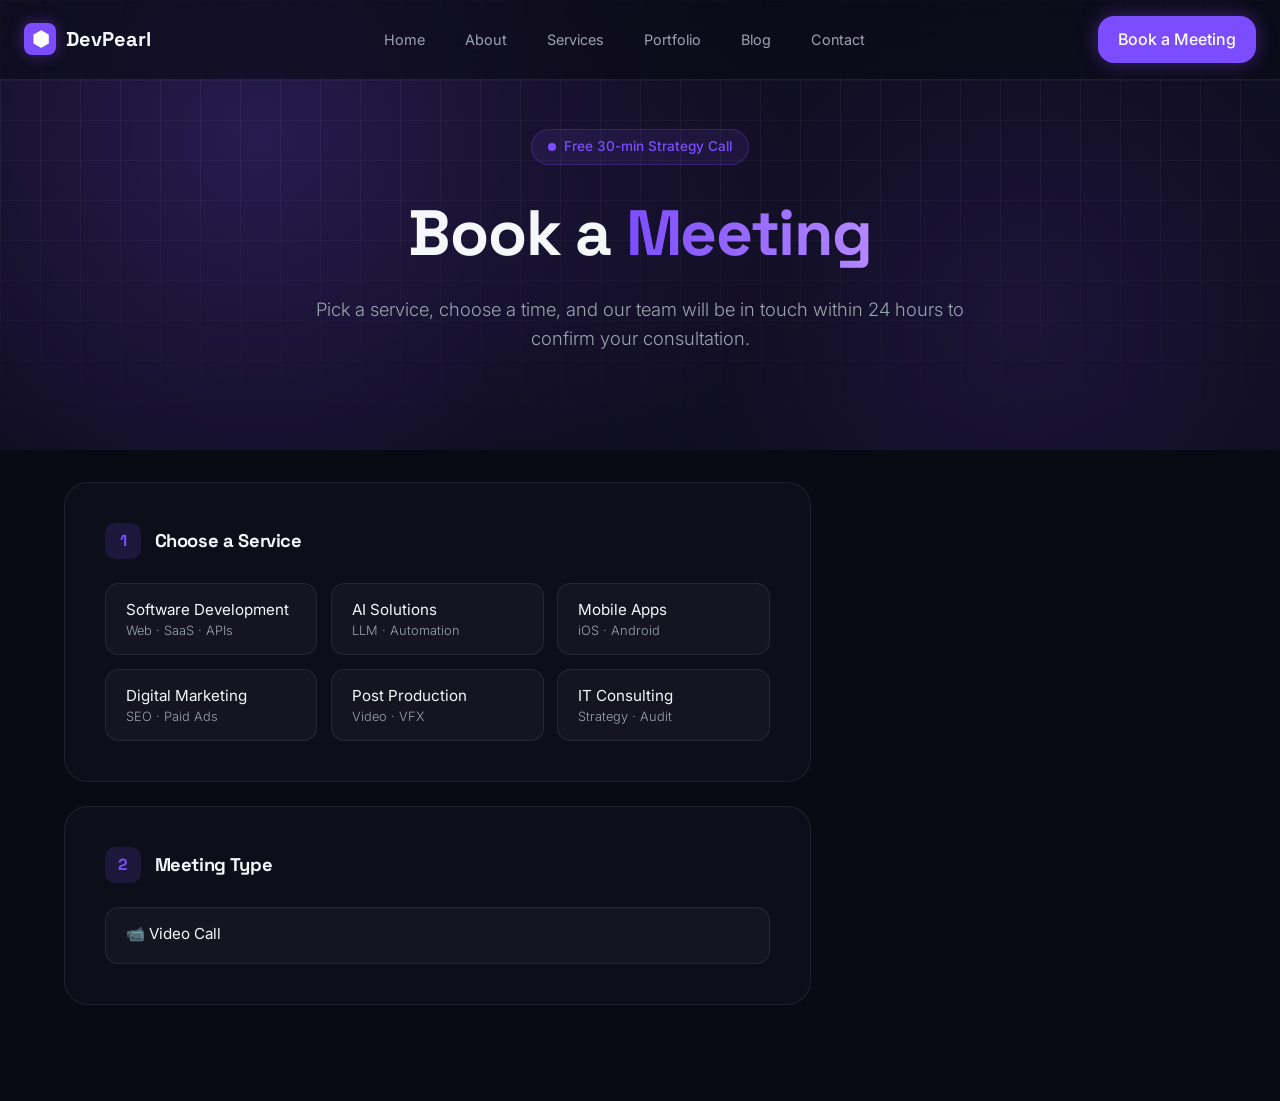
<file: booking.html>
<!DOCTYPE html>
<html lang="en">
<head>
  <meta charset="UTF-8" />
  <meta name="viewport" content="width=device-width, initial-scale=1.0" />
  <title>Book a Meeting — DevelopersHub</title>
  <link rel="preconnect" href="https://fonts.googleapis.com">
  <link rel="preconnect" href="https://fonts.gstatic.com" crossorigin>
  <link href="https://fonts.googleapis.com/css2?family=Inter:wght@300;400;500;600;700&family=Space+Grotesk:wght@400;500;600;700&display=swap" rel="stylesheet">
  <style>
    :root {
      --bg:#0a0a14; --card:#0d0e1a; --border:rgba(255,255,255,0.08);
      --text:#f5f7fb; --muted:#9ca3b0;
      --primary:#7c4dff; --primary-glow:rgba(124,77,255,0.4);
      --font-sans:'Inter',sans-serif; --font-display:'Space Grotesk',sans-serif;
    }
    *{margin:0;padding:0;box-sizing:border-box;}
    html{scroll-behavior:smooth;}
    body{font-family:var(--font-sans);background:var(--bg);color:var(--text);line-height:1.6;-webkit-font-smoothing:antialiased;overflow-x:hidden;}
    h1,h2,h3,h4,h5,h6{font-family:var(--font-display);letter-spacing:-0.02em;line-height:1.15;}
    a{color:inherit;text-decoration:none;transition:color 0.3s;}
    a:hover{color:var(--primary);}
    .container{max-width:1200px;margin:0 auto;padding:0 1.5rem;}

    .btn{display:inline-flex;align-items:center;gap:0.6rem;padding:1rem 2rem;border-radius:1rem;font-weight:500;font-size:1rem;cursor:pointer;border:1px solid transparent;transition:all 0.3s;text-decoration:none;font-family:inherit;}
    .btn-primary{background:var(--primary);color:#fff;box-shadow:0 0 20px var(--primary-glow);}
    .btn-primary:hover{transform:translateY(-2px);box-shadow:0 0 30px var(--primary-glow);color:#fff;}
    .btn-icon{width:44px;height:44px;display:inline-flex;align-items:center;justify-content:center;border-radius:50%;background:var(--card);border:1px solid var(--border);cursor:pointer;color:var(--text);transition:all 0.3s;}
    .btn-icon:hover{background:var(--primary);color:#fff;border-color:var(--primary);}

    .header{position:fixed;top:0;left:0;right:0;z-index:50;background:rgba(10,10,20,0.6);backdrop-filter:blur(20px);border-bottom:1px solid var(--border);}
    .header-inner{display:flex;align-items:center;justify-content:space-between;padding:1rem 1.5rem;max-width:1400px;margin:0 auto;}
    .logo{display:flex;align-items:center;gap:0.6rem;font-family:var(--font-display);font-weight:700;font-size:1.25rem;color:var(--text);}
    .logo-mark{width:32px;height:32px;background:var(--primary);border-radius:8px;display:flex;align-items:center;justify-content:center;box-shadow:0 0 15px var(--primary-glow);color:#fff;}
    .nav{display:flex;gap:0.5rem;}
    .nav a{padding:0.5rem 1rem;border-radius:999px;font-size:0.9rem;color:var(--muted);}
    .nav a:hover,.nav a.active{background:var(--primary);color:#fff;}

    section{padding:6rem 0;position:relative;}
    .hero{min-height:50vh;display:flex;align-items:center;justify-content:center;text-align:center;position:relative;overflow:hidden;padding-top:8rem;}
    .hero-bg{position:absolute;inset:0;z-index:0;background:radial-gradient(circle at 20% 30%,rgba(124,77,255,0.25) 0%,transparent 50%),radial-gradient(circle at 80% 70%,rgba(124,77,255,0.15) 0%,transparent 50%),linear-gradient(180deg,transparent 0%,var(--bg) 100%);}
    .hero-bg::before{content:'';position:absolute;inset:0;background-image:linear-gradient(rgba(255,255,255,0.04) 1px,transparent 1px),linear-gradient(90deg,rgba(255,255,255,0.04) 1px,transparent 1px);background-size:40px 40px;mask-image:linear-gradient(to bottom,black 40%,transparent 100%);}
    .hero-content{position:relative;z-index:1;max-width:900px;margin:0 auto;padding:0 1.5rem;}
    .badge{display:inline-flex;align-items:center;gap:0.5rem;padding:0.4rem 1rem;border-radius:999px;background:rgba(124,77,255,0.1);border:1px solid rgba(124,77,255,0.25);color:var(--primary);font-size:0.85rem;font-weight:500;margin-bottom:2rem;}
    .badge-dot{width:8px;height:8px;background:var(--primary);border-radius:50%;animation:pulse 2s infinite;}
    @keyframes pulse{0%,100%{opacity:1;}50%{opacity:0.4;}}
    .hero h1{font-size:clamp(2.5rem,6vw,4rem);font-weight:800;margin-bottom:1.5rem;}
    .gradient-text{background:linear-gradient(90deg,var(--primary),#b388ff);-webkit-background-clip:text;background-clip:text;color:transparent;}
    .hero p{font-size:1.15rem;color:var(--muted);max-width:700px;margin:0 auto;font-weight:300;}

    .booking-grid{display:grid;grid-template-columns:2fr 1fr;gap:2rem;}
    @media (max-width:1000px){.booking-grid{grid-template-columns:1fr;}}

    .card{background:var(--card);border:1px solid var(--border);border-radius:1.5rem;padding:2.5rem;}

    .step-title{display:flex;align-items:center;gap:0.85rem;margin-bottom:1.5rem;}
    .step-num{width:36px;height:36px;border-radius:10px;background:rgba(124,77,255,0.15);color:var(--primary);display:flex;align-items:center;justify-content:center;font-weight:700;font-family:var(--font-display);}
    .step-title h3{font-size:1.15rem;}

    .options{display:grid;grid-template-columns:repeat(auto-fit,minmax(180px,1fr));gap:0.85rem;}
    .option{padding:1rem 1.25rem;background:rgba(255,255,255,0.03);border:1px solid var(--border);border-radius:0.85rem;cursor:pointer;transition:all 0.25s;text-align:left;font-family:inherit;color:var(--text);font-size:0.95rem;}
    .option:hover{border-color:rgba(124,77,255,0.4);}
    .option.selected{background:rgba(124,77,255,0.12);border-color:var(--primary);color:#fff;}
    .option .opt-sub{display:block;color:var(--muted);font-size:0.8rem;margin-top:0.25rem;font-weight:300;}

    .field{display:flex;flex-direction:column;gap:0.5rem;margin-bottom:1.5rem;}
    .field label{color:var(--muted);font-size:0.9rem;font-weight:500;}
    .field input,.field textarea,.field select{background:rgba(255,255,255,0.03);border:1px solid var(--border);color:var(--text);padding:1rem 1.25rem;border-radius:0.75rem;font-family:inherit;font-size:1rem;transition:all 0.3s;}
    .field input:focus,.field textarea:focus,.field select:focus{outline:none;border-color:var(--primary);box-shadow:0 0 0 3px rgba(124,77,255,0.15);}
    .field textarea{min-height:120px;resize:vertical;}
    .form-grid{display:grid;grid-template-columns:1fr 1fr;gap:1.5rem;}
    @media (max-width:768px){.form-grid{grid-template-columns:1fr;}}

    .time-grid{display:grid;grid-template-columns:repeat(auto-fit,minmax(110px,1fr));gap:0.75rem;}
    .time-slot{padding:0.85rem 1rem;background:rgba(255,255,255,0.03);border:1px solid var(--border);border-radius:0.75rem;text-align:center;cursor:pointer;transition:all 0.25s;font-family:inherit;color:var(--text);font-size:0.95rem;}
    .time-slot:hover{border-color:rgba(124,77,255,0.4);}
    .time-slot.selected{background:var(--primary);color:#fff;border-color:var(--primary);}

    .summary-card{background:rgba(255,255,255,0.02);border:1px solid var(--border);border-radius:1.5rem;padding:2rem;position:sticky;top:6rem;}
    .summary-card h3{margin-bottom:1.5rem;}
    .summary-row{display:flex;justify-content:space-between;align-items:center;padding:0.85rem 0;border-bottom:1px solid var(--border);font-size:0.9rem;}
    .summary-row:last-of-type{border-bottom:none;}
    .summary-row .label{color:var(--muted);}
    .summary-row .value{color:var(--text);text-align:right;max-width:60%;}
    .summary-empty{color:var(--muted);font-size:0.9rem;font-style:italic;padding:1rem 0;}
    .total-row{padding-top:1.5rem;margin-top:0.5rem;border-top:1px solid var(--border);display:flex;justify-content:space-between;align-items:center;}
    .total-row .label{font-weight:600;color:var(--text);}
    .total-row .value{font-family:var(--font-display);font-size:1.5rem;color:var(--primary);font-weight:700;}

    .perks{margin-top:5rem;}
    .perk-grid{display:grid;grid-template-columns:repeat(auto-fit,minmax(240px,1fr));gap:1.5rem;}
    .perk{padding:2rem;background:var(--card);border:1px solid var(--border);border-radius:1.25rem;}
    .perk-icon{width:48px;height:48px;background:rgba(124,77,255,0.12);border-radius:12px;display:flex;align-items:center;justify-content:center;color:var(--primary);font-size:1.25rem;margin-bottom:1rem;}
    .perk h4{margin-bottom:0.5rem;}
    .perk p{color:var(--muted);font-size:0.9rem;font-weight:300;}

    .footer{background:var(--bg);border-top:1px solid var(--border);padding:5rem 0 2.5rem;margin-top:4rem;}
    .footer-grid{display:grid;grid-template-columns:2fr 1fr 1fr 2fr;gap:3rem;margin-bottom:4rem;}
    @media (max-width:768px){.footer-grid{grid-template-columns:1fr 1fr;}}
    @media (max-width:500px){.footer-grid{grid-template-columns:1fr;}}
    .footer h4{font-size:0.95rem;margin-bottom:1.5rem;}
    .footer ul{list-style:none;}
    .footer ul li{margin-bottom:0.85rem;}
    .footer ul a{color:var(--muted);font-size:0.9rem;}
    .footer .desc{color:var(--muted);font-size:0.9rem;margin:1rem 0 1.5rem;}
    .footer .socials{display:flex;gap:0.75rem;}
    .newsletter{display:flex;gap:0.5rem;}
    .newsletter input{flex:1;background:var(--card);border:1px solid var(--border);color:var(--text);padding:0.75rem 1.25rem;border-radius:999px;font-family:inherit;}
    .newsletter button{width:44px;height:44px;border-radius:50%;border:none;background:var(--primary);color:#fff;cursor:pointer;}
    .footer-bottom{border-top:1px solid var(--border);padding-top:1.5rem;display:flex;justify-content:space-between;flex-wrap:wrap;gap:1rem;color:var(--muted);font-size:0.85rem;}
    .footer-bottom .links{display:flex;gap:1.5rem;}
  </style>
</head>
<body>

  <header class="header">
    <div class="header-inner">
      <a href="index.html" class="logo"><span class="logo-mark">⬢</span><span>DevPearl</span></a>
      <nav class="nav">
        <a href="index.html">Home</a>
        <a href="about.html">About</a>
        <a href="services.html">Services</a>
        <a href="portfolio.html">Portfolio</a>
        <a href="blog.html">Blog</a>
        <a href="contact.html">Contact</a>
      </nav>
      <a href="booking.html" class="btn btn-primary" style="padding:0.6rem 1.2rem;">Book a Meeting</a>
    </div>
  </header>

  <!-- Hero -->
  <section class="hero">
    <div class="hero-bg"></div>
    <div class="hero-content">
      <div class="badge"><span class="badge-dot"></span>Free 30-min Strategy Call</div>
      <h1>Book a <span class="gradient-text">Meeting</span></h1>
      <p>Pick a service, choose a time, and our team will be in touch within 24 hours to confirm your consultation.</p>
    </div>
  </section>

  <!-- Booking Form -->
  <section style="padding-top:2rem;">
    <div class="container">
      <form id="booking-form" class="booking-grid">

        <!-- LEFT: Steps -->
        <div style="display:flex;flex-direction:column;gap:1.5rem;">

          <!-- Step 1: Service -->
          <div class="card">
            <div class="step-title"><div class="step-num">1</div><h3>Choose a Service</h3></div>
            <div class="options" id="service-options">
              <button type="button" class="option" data-value="Software Development">Software Development<span class="opt-sub">Web · SaaS · APIs</span></button>
              <button type="button" class="option" data-value="AI Solutions">AI Solutions<span class="opt-sub">LLM · Automation</span></button>
              <button type="button" class="option" data-value="Mobile Apps">Mobile Apps<span class="opt-sub">iOS · Android</span></button>
              <button type="button" class="option" data-value="Digital Marketing">Digital Marketing<span class="opt-sub">SEO · Paid Ads</span></button>
              <button type="button" class="option" data-value="Post Production">Post Production<span class="opt-sub">Video · VFX</span></button>
              <button type="button" class="option" data-value="IT Consulting">IT Consulting<span class="opt-sub">Strategy · Audit</span></button>
            </div>
          </div>

          <!-- Step 2: Type -->
          <div class="card">
            <div class="step-title"><div class="step-num">2</div><h3>Meeting Type</h3></div>
            <div class="options" id="type-options">
              <button type="button" class="option" data-value="Video Call">📹 Video Call<span class="opt-sub">
</file>
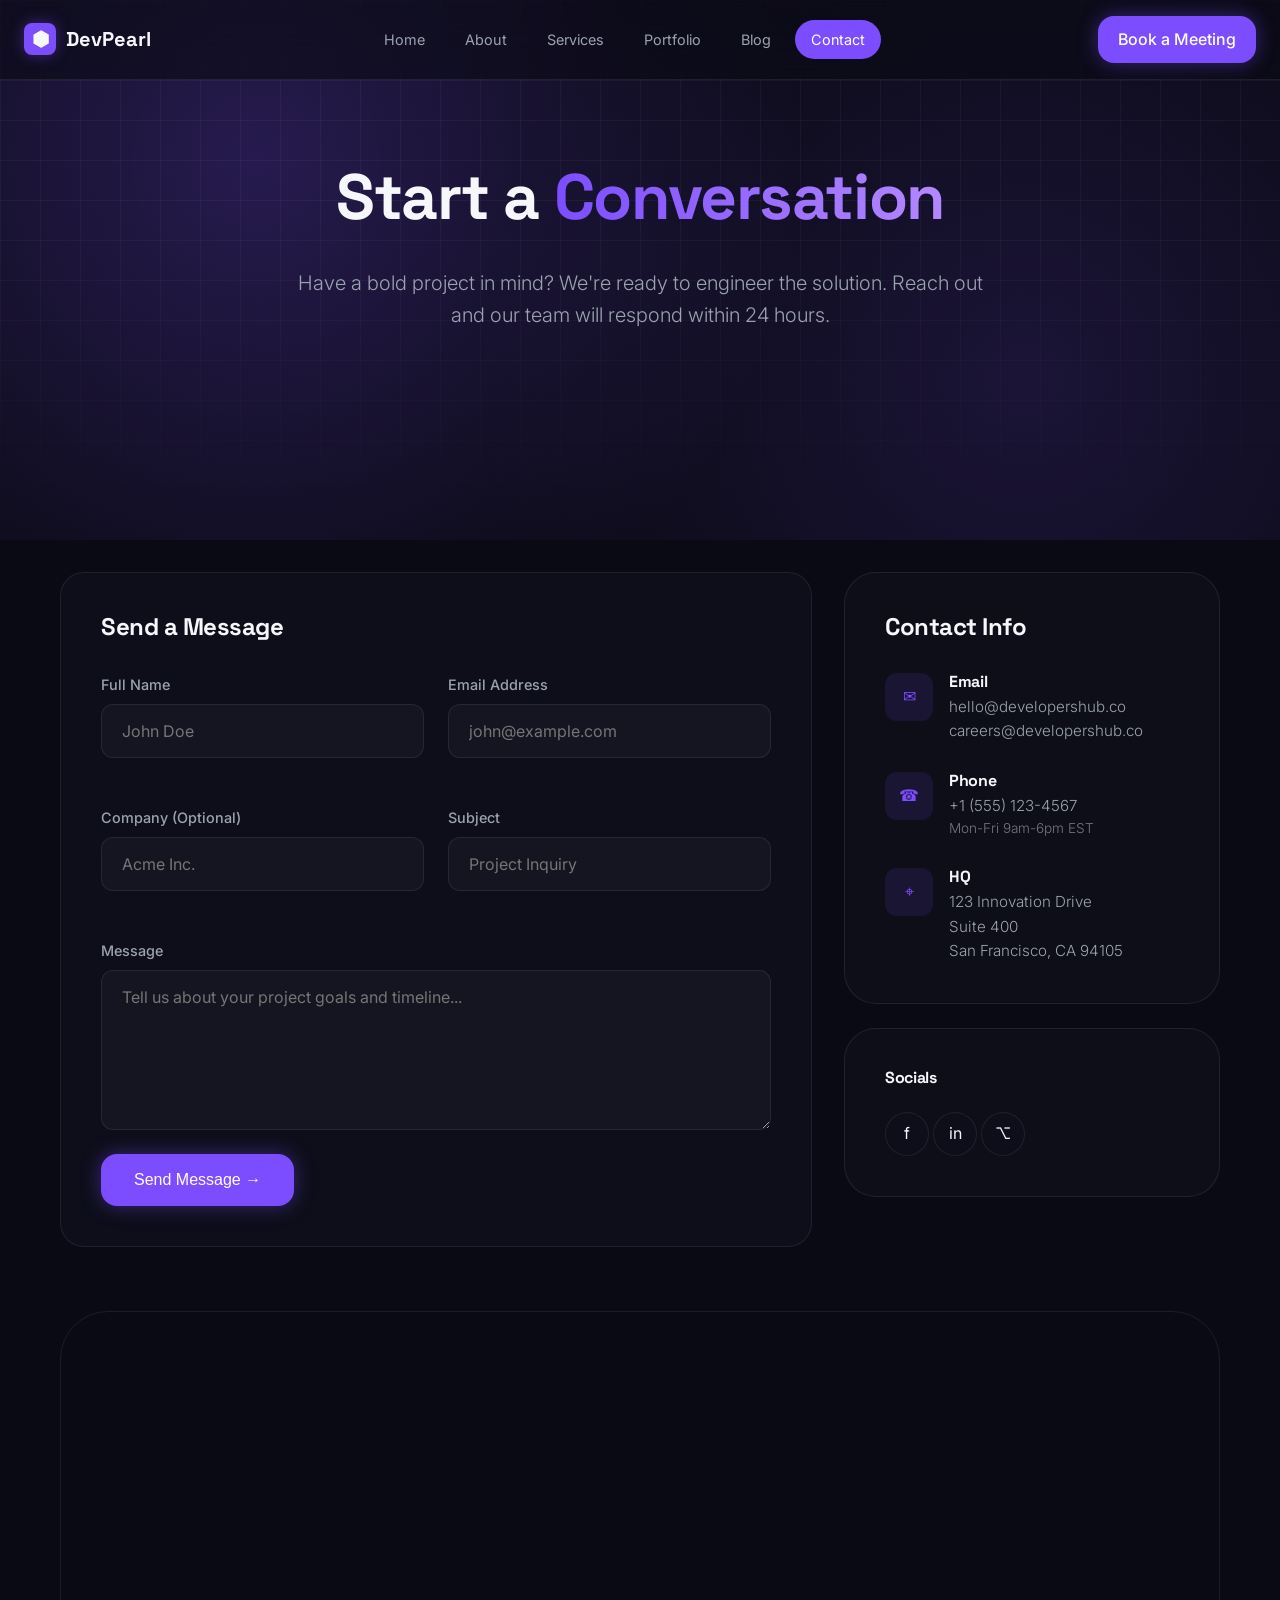
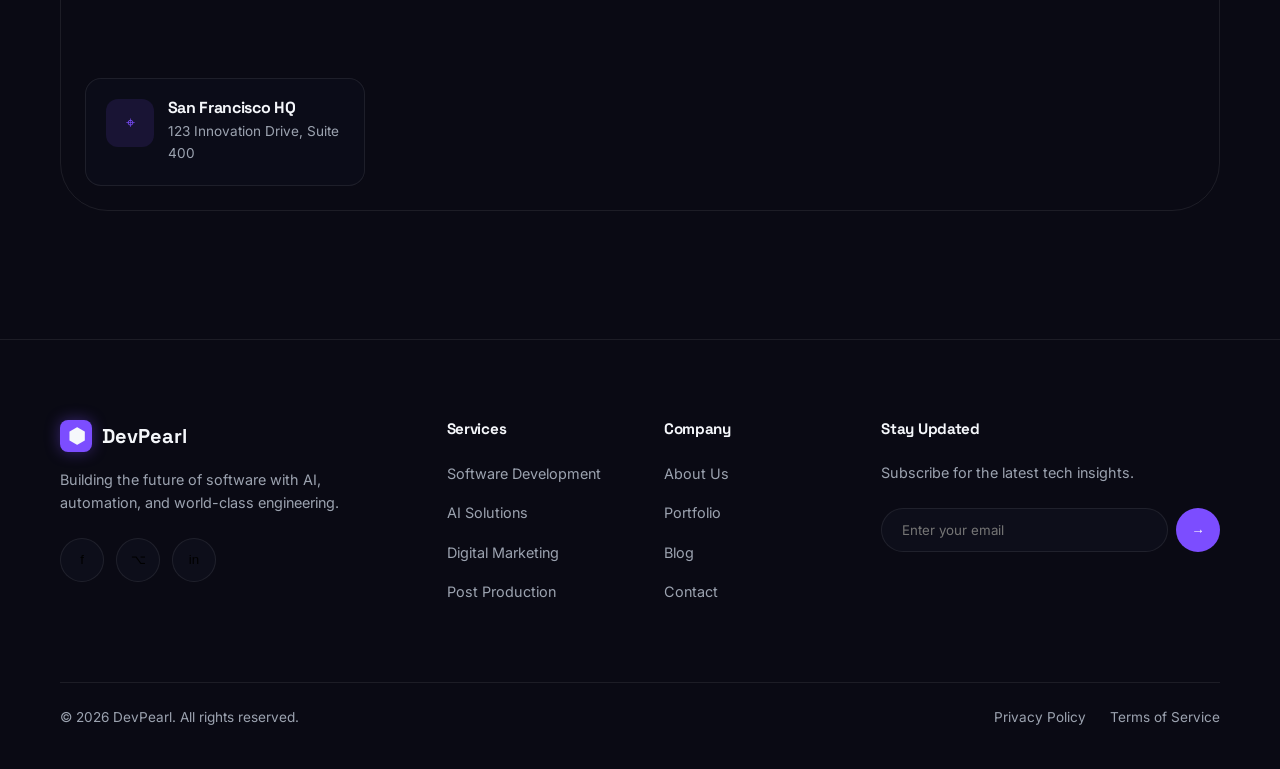
<file: contact.html>
<!DOCTYPE html>
<html lang="en">
<head>
  <meta charset="UTF-8" />
  <meta name="viewport" content="width=device-width, initial-scale=1.0" />
  <title>Contact — DevelopersHub</title>
  <link rel="stylesheet" href="style.css" />
</head>
<body>

  <!-- Header -->
  <header class="header">
    <div class="header-inner">
      <a href="index.html" class="logo"><span class="logo-mark">⬢</span><span>DevPearl</span></a>
      <nav class="nav">
        <a href="index.html">Home</a>
        <a href="about.html">About</a>
        <a href="services.html">Services</a>
        <a href="portfolio.html">Portfolio</a>
        <a href="blog.html">Blog</a>
        <a href="contact.html" class="active">Contact</a>
      </nav>
      <a href="booking.html" class="btn btn-primary" style="padding: 0.6rem 1.2rem;">Book a Meeting</a>
    </div>
  </header>

  <!-- Hero -->
  <section class="hero" style="min-height: 60vh; padding-top: 8rem;">
    <div class="hero-bg"></div>
    <div class="hero-content">
      <h1>Start a <span class="gradient-text">Conversation</span></h1>
      <p>Have a bold project in mind? We're ready to engineer the solution. Reach out and our team will respond within 24 hours.</p>
    </div>
  </section>

  <!-- Form + Info -->
  <section style="padding-top: 2rem;">
    <div class="container">
      <div class="contact-grid">
        <!-- Form -->
        <div class="card reveal">
          <h2 style="margin-bottom:2rem;">Send a Message</h2>
          <form id="contact-form">
            <div class="form-grid">
              <div class="field">
                <label for="name">Full Name</label>
                <input id="name" name="name" type="text" placeholder="John Doe" required />
              </div>
              <div class="field">
                <label for="email">Email Address</label>
                <input id="email" name="email" type="email" placeholder="john@example.com" required />
              </div>
            </div>
            <div class="form-grid">
              <div class="field">
                <label for="company">Company (Optional)</label>
                <input id="company" name="company" type="text" placeholder="Acme Inc." />
              </div>
              <div class="field">
                <label for="subject">Subject</label>
                <input id="subject" name="subject" type="text" placeholder="Project Inquiry" required />
              </div>
            </div>
            <div class="field">
              <label for="message">Message</label>
              <textarea id="message" name="message" placeholder="Tell us about your project goals and timeline..." required></textarea>
            </div>
            <button type="submit" class="btn btn-primary">Send Message →</button>
          </form>
        </div>

        <!-- Info -->
        <div class="reveal">
          <div class="info-card">
            <h2 style="margin-bottom:2rem;">Contact Info</h2>
            <div class="info-item">
              <div class="info-icon">✉</div>
              <div>
                <h4>Email</h4>
                <p>hello@developershub.co</p>
                <p>careers@developershub.co</p>
              </div>
            </div>
            <div class="info-item">
              <div class="info-icon">☎</div>
              <div>
                <h4>Phone</h4>
                <p>+1 (555) 123-4567</p>
                <p style="opacity:0.7;font-size:0.85rem;">Mon-Fri 9am-6pm EST</p>
              </div>
            </div>
            <div class="info-item">
              <div class="info-icon">⌖</div>
              <div>
                <h4>HQ</h4>
                <p>123 Innovation Drive<br />Suite 400<br />San Francisco, CA 94105</p>
              </div>
            </div>
          </div>

          <div class="info-card">
            <h4 style="margin-bottom:1.5rem;">Socials</h4>
            <div class="socials">
              <a href="#" class="btn-icon" title="Facebook">f</a>
              <a href="#" class="btn-icon" title="LinkedIn">in</a>
              <a href="#" class="btn-icon" title="GitHub">⌥</a>
            </div>
          </div>
        </div>
      </div>

      <!-- Map -->
      <div class="map-wrap reveal">
        <iframe
          title="DevelopersHub HQ Location"
          src="https://www.google.com/maps/embed?pb=!1m18!1m12!1m3!1d3168.0064684611345!2d-122.39568068468186!3d37.79100927975589!2m3!1f0!2f0!3f0!3m2!1i1024!2i768!4f13.1!3m3!1m2!1s0x808580625c485e35%3A0xb3f1eb6c2a78c70a!2sSan%20Francisco%2C%20CA%2094105!5e0!3m2!1sen!2sus!4v1700000000000"
          allowfullscreen loading="lazy" referrerpolicy="no-referrer-when-downgrade"></iframe>
        <div class="map-card">
          <div class="info-icon">⌖</div>
          <div>
            <h4 style="margin-bottom:0.25rem;">San Francisco HQ</h4>
            <p style="color:var(--muted);font-size:0.85rem;">123 Innovation Drive, Suite 400</p>
          </div>
        </div>
      </div>
    </div>
  </section>

  <!-- Footer (same as index) -->
  <footer class="footer">
    <div class="container">
      <div class="footer-grid">
        <div>
          <a href="index.html" class="logo"><span class="logo-mark">⬢</span><span>DevPearl</span></a>
          <p class="desc">Building the future of software with AI, automation, and world-class engineering.</p>
          <div class="socials">
            <button class="btn-icon">f</button>
            <button class="btn-icon">⌥</button>
            <button class="btn-icon">in</button>
          </div>
        </div>
        <div>
          <h4>Services</h4>
          <ul><li><a href="#">Software Development</a></li><li><a href="#">AI Solutions</a></li><li><a href="#">Digital Marketing</a></li><li><a href="#">Post Production</a></li></ul>
        </div>
        <div>
          <h4>Company</h4>
          <ul><li><a href="about.html">About Us</a></li><li><a href="portfolio.html">Portfolio</a></li><li><a href="#">Blog</a></li><li><a href="contact.html">Contact</a></li></ul>
        </div>
        <div>
          <h4>Stay Updated</h4>
          <p class="desc">Subscribe for the latest tech insights.</p>
          <form class="newsletter"><input type="email" placeholder="Enter your email" required /><button type="submit">→</button></form>
        </div>
      </div>
      <div class="footer-bottom">
        <span>© <span id="year"></span> DevPearl. All rights reserved.</span>
        <div class="links"><a href="#">Privacy Policy</a><a href="#">Terms of Service</a></div>
      </div>
    </div>
  </footer>

  <script>document.getElementById('year').textContent = new Date().getFullYear();</script>
  <script src="js"></script>
</body>
</html>
</file>
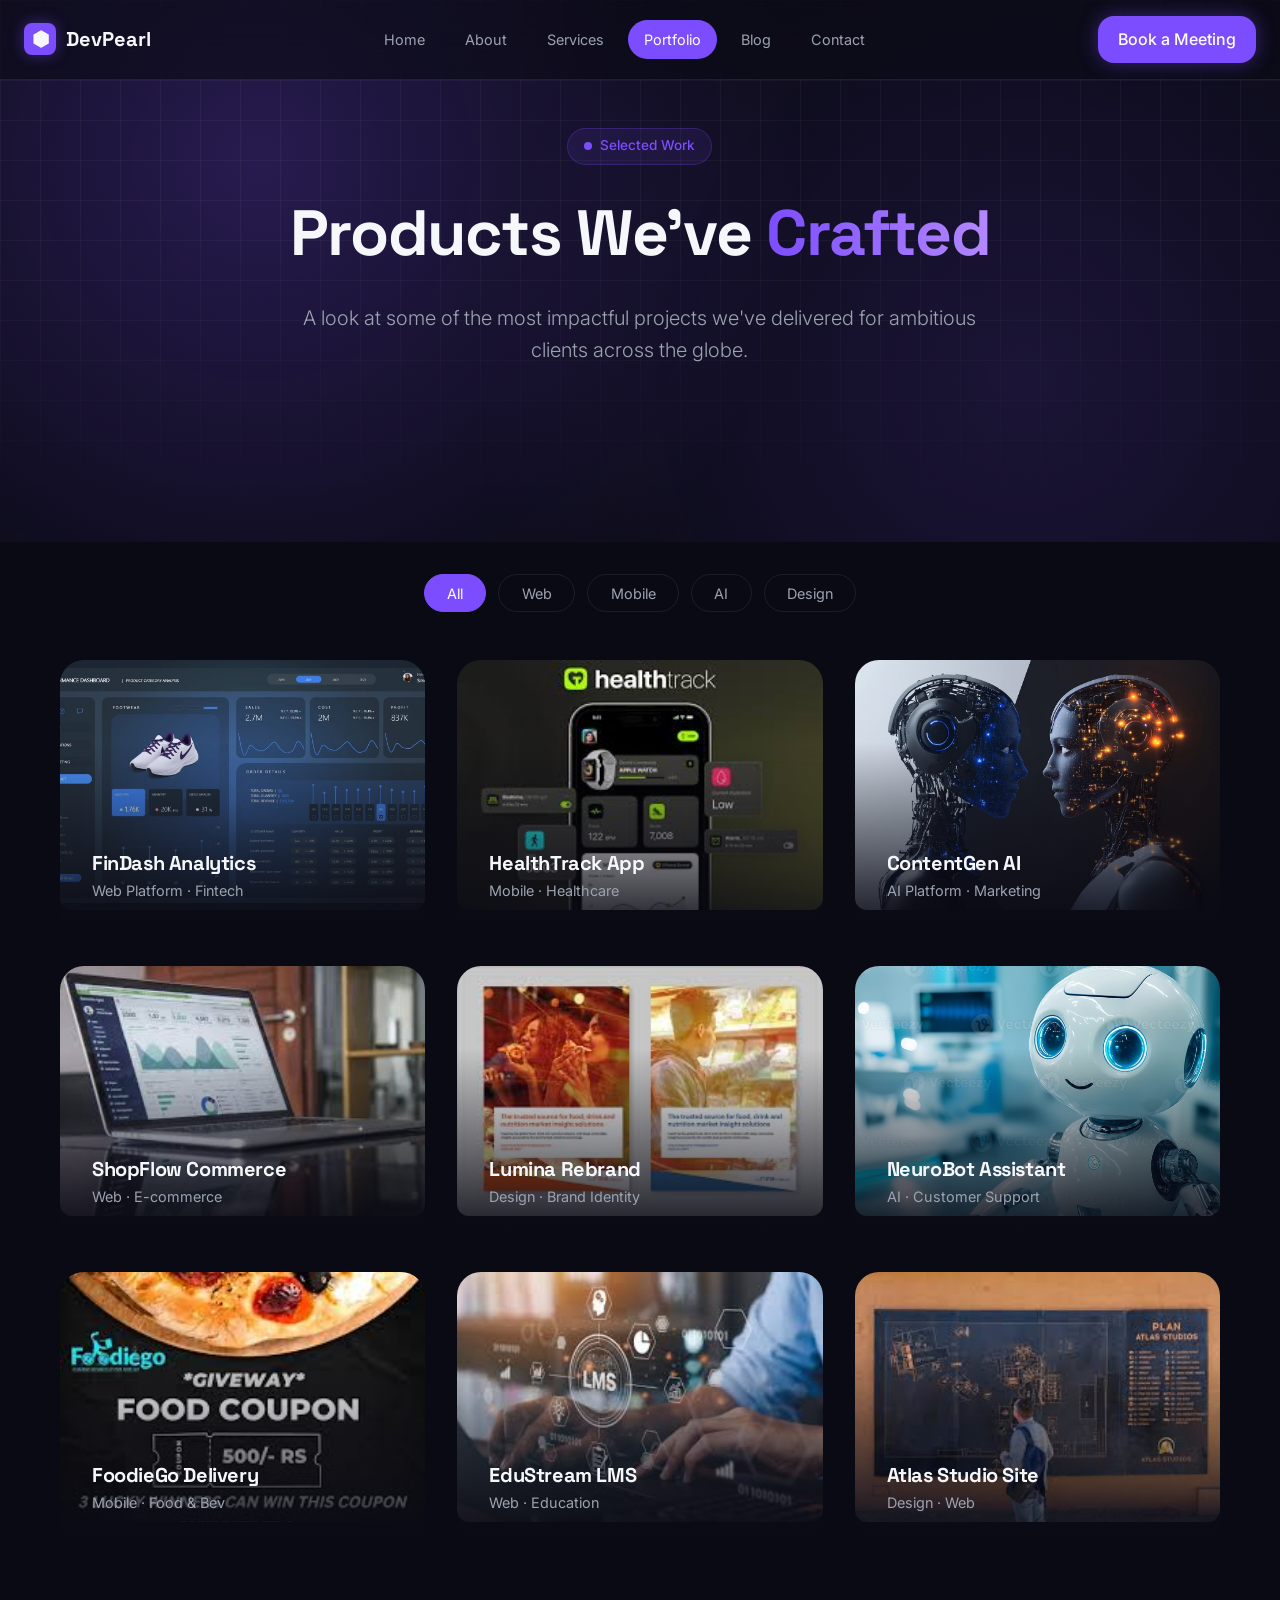
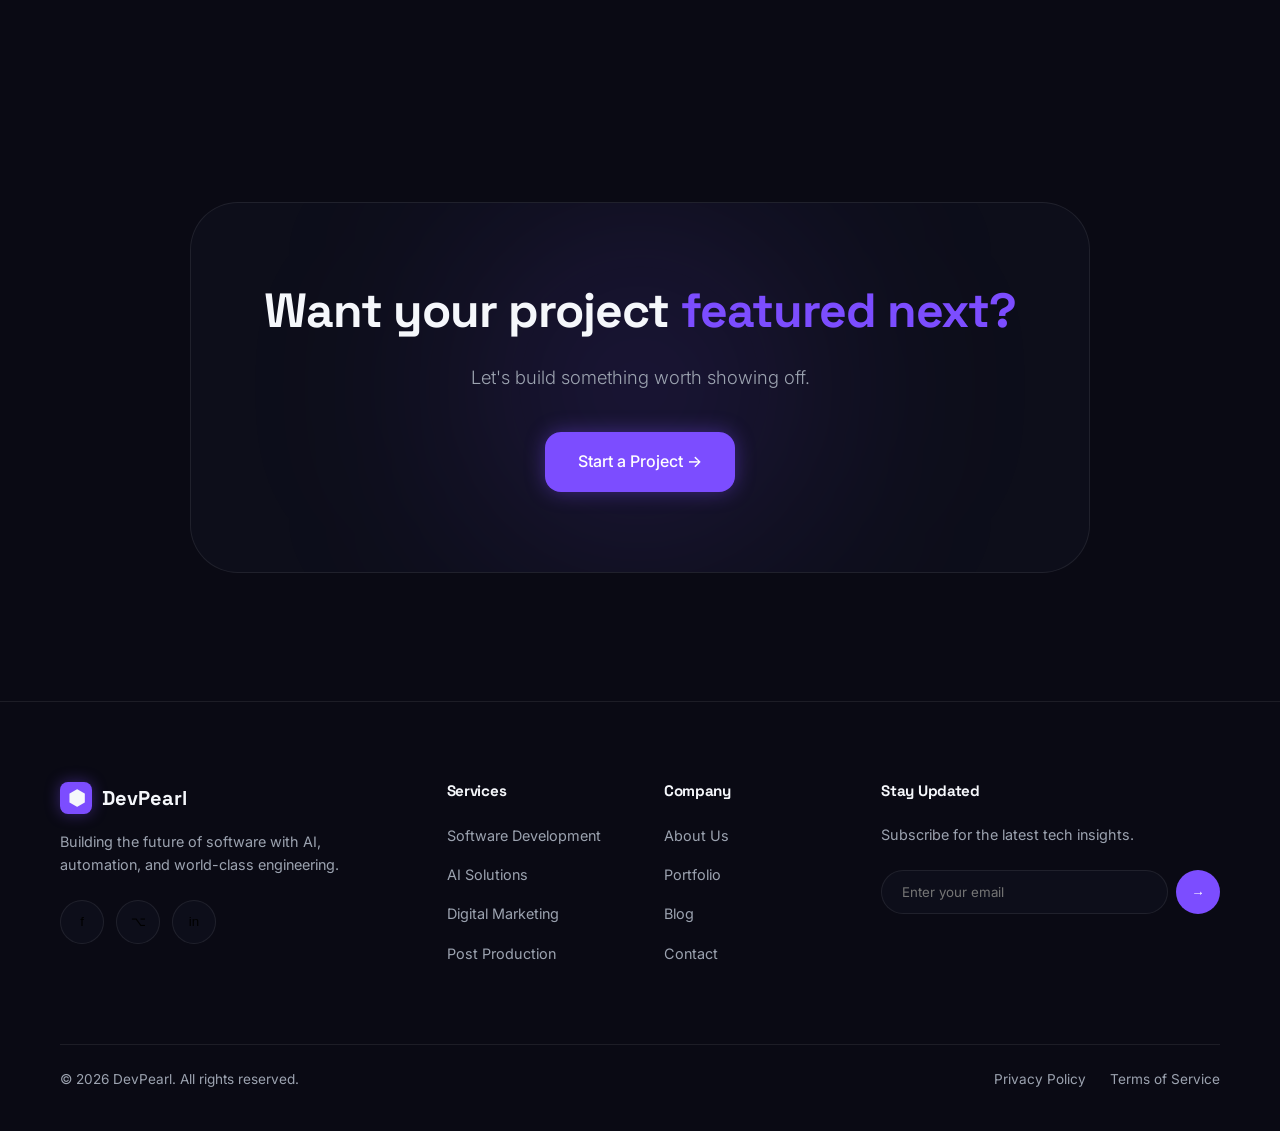
<file: portfolio.html>
<!DOCTYPE html>
<html lang="en">
<head>
  <meta charset="UTF-8" />
  <meta name="viewport" content="width=device-width, initial-scale=1.0" />
  <title>Portfolio — DevelopersHub</title>
  <link rel="stylesheet" href="style.css" />
  <style>
    .filters { display:flex; gap:0.75rem; justify-content:center; flex-wrap:wrap; margin-bottom:3rem; }
    .filter-btn {
      padding:0.6rem 1.4rem; border-radius:999px;
      background:transparent; color:var(--muted);
      border:1px solid var(--border);
      font-family:inherit; font-size:0.9rem; cursor:pointer;
      transition:all 0.3s;
    }
    .filter-btn:hover, .filter-btn.active {
      background:var(--primary); color:#fff; border-color:var(--primary);
    }
    .portfolio-item.hidden { display:none; }
  </style>
</head>
<body>

  <!-- Header -->
  <header class="header">
    <div class="header-inner">
      <a href="index.html" class="logo"><span class="logo-mark">⬢</span><span>DevPearl</span></a>
      <nav class="nav">
        <a href="index.html">Home</a>
        <a href="about.html">About</a>
        <a href="services.html">Services</a>
        <a href="portfolio.html" class="active">Portfolio</a>
        <a href="blog.html">Blog</a>
        <a href="contact.html">Contact</a>
      </nav>
      <a href="booking.html" class="btn btn-primary" style="padding: 0.6rem 1.2rem;">Book a Meeting</a>
    </div>
  </header>

  <!-- Hero -->
  <section class="hero" style="min-height: 60vh; padding-top: 8rem;">
    <div class="hero-bg"></div>
    <div class="hero-content">
      <div class="badge"><span class="badge-dot"></span>Selected Work</div>
      <h1>Products We've <span class="gradient-text">Crafted</span></h1>
      <p>A look at some of the most impactful projects we've delivered for ambitious clients across the globe.</p>
    </div>
  </section>

  <!-- Filters + Grid -->
  <section style="padding-top: 2rem;">
    <div class="container">
      <div class="filters reveal">
        <button class="filter-btn active" data-filter="all">All</button>
        <button class="filter-btn" data-filter="web">Web</button>
        <button class="filter-btn" data-filter="mobile">Mobile</button>
        <button class="filter-btn" data-filter="ai">AI</button>
        <button class="filter-btn" data-filter="design">Design</button>
      </div>

      <div class="grid" id="portfolio-grid">
        <div class="portfolio-item reveal" data-cat="web">
          <img src="FinDash Analytics.jfif" alt="FinDash" />
          <div class="overlay">
            <h3>FinDash Analytics</h3>
            <p style="color:var(--muted);font-size:0.9rem;">Web Platform · Fintech</p>
     </div>
        </div>
        <div class="portfolio-item reveal" data-cat="mobile">
          <img src="HealthTrack App.jfif" alt="HealthTrack" />
          <div class="overlay">
            <h3>HealthTrack App</h3>
            <p style="color:var(--muted);font-size:0.9rem;">Mobile · Healthcare</p>
          </div>
        </div>
        <div class="portfolio-item reveal" data-cat="ai">
          <img src="ContentGen AI.jpg" alt="ContentGen AI" />
          <div class="overlay">
            <h3>ContentGen AI</h3>
            <p style="color:var(--muted);font-size:0.9rem;">AI Platform · Marketing</p>
          </div>
        </div>
        <div class="portfolio-item reveal" data-cat="web">
          <img src="Stop ecommerce.jfif" alt="ShopFlow" />
          <div class="overlay">
            <h3>ShopFlow Commerce</h3>
            <p style="color:var(--muted);font-size:0.9rem;">Web · E-commerce</p>
          </div>
        </div>
        <div class="portfolio-item reveal" data-cat="design">
          <img src="Lumina Rebrand.jfif" alt="Lumina Brand" />
          <div class="overlay">
            <h3>Lumina Rebrand</h3>
            <p style="color:var(--muted);font-size:0.9rem;">Design · Brand Identity</p>
          </div>
        </div>
        <div class="portfolio-item reveal" data-cat="ai">
          <img src="NeuroBot Assistant.jpg" alt="ChatBot AI" />
          <div class="overlay">
            <h3>NeuroBot Assistant</h3>
            <p style="color:var(--muted);font-size:0.9rem;">AI · Customer Support</p>
          </div>
        </div>
        <div class="portfolio-item reveal" data-cat="mobile">
          <img src="FoodieGo Delivery.jfif" alt="FoodieGo" />
          <div class="overlay">
            <h3>FoodieGo Delivery</h3>
            <p style="color:var(--muted);font-size:0.9rem;">Mobile · Food &amp; Bev</p>
          </div>
        </div>
        <div class="portfolio-item reveal" data-cat="web">
          <img src="EduStream LMS.jfif" alt="EduStream" />
          <div class="overlay">
            <h3>EduStream LMS</h3>
            <p style="color:var(--muted);font-size:0.9rem;">Web · Education</p>
          </div>
        </div>
        <div class="portfolio-item reveal" data-cat="design">
          <img src="Atlas Studio Site.jfif" alt="Atlas Studio" />
          <div class="overlay">
            <h3>Atlas Studio Site</h3>
            <p style="color:var(--muted);font-size:0.9rem;">Design · Web</p>
          </div>
        </div>
      </div>
    </div>
  </section>

  <!-- CTA -->
  <section>
    <div class="container">
      <div class="cta-box reveal">
        <h2>Want your project <span style="color:var(--primary)">featured next?</span></h2>
        <p>Let's build something worth showing off.</p>
        <a href="contact.html" class="btn btn-primary" style="position:relative;">Start a Project →</a>
      </div>
    </div>
  </section>

  <!-- Footer -->
  <footer class="footer">
    <div class="container">
      <div class="footer-grid">
        <div>
          <a href="index.html" class="logo"><span class="logo-mark">⬢</span><span>DevPearl</span></a>
          <p class="desc">Building the future of software with AI, automation, and world-class engineering.</p>
          <div class="socials"><button class="btn-icon">f</button><button class="btn-icon">⌥</button><button class="btn-icon">in</button></div>
        </div>
        <div><h4>Services</h4><ul><li><a href="service.html">Software Development</a></li><li><a href="services.html">AI Solutions</a></li><li><a href="services.html">Digital Marketing</a></li><li><a href="services.html">Post Production</a></li></ul></div>
        <div><h4>Company</h4><ul><li><a href="about.html">About Us</a></li><li><a href="portfolio.html">Portfolio</a></li><li><a href="#">Blog</a></li><li><a href="contact.html">Contact</a></li></ul></div>
        <div><h4>Stay Updated</h4><p class="desc">Subscribe for the latest tech insights.</p><form class="newsletter"><input type="email" placeholder="Enter your email" required /><button type="submit">→</button></form></div>
      </div>
      <div class="footer-bottom">
        <span>© <span id="year"></span> DevPearl. All rights reserved.</span>
        <div class="links"><a href="#">Privacy Policy</a><a href="#">Terms of Service</a></div>
      </div>
    </div>
  </footer>

  <script>
    document.getElementById('year').textContent = new Date().getFullYear();

    // Portfolio filter
    const filterBtns = document.querySelectorAll('.filter-btn');
    const items = document.querySelectorAll('#portfolio-grid .portfolio-item');
    filterBtns.forEach(btn => {
      btn.addEventListener('click', () => {
        filterBtns.forEach(b => b.classList.remove('active'));
        btn.classList.add('active');
        const cat = btn.dataset.filter;
        items.forEach(item => {
          if (cat === 'all' || item.dataset.cat === cat) {
            item.classList.remove('hidden');
          } else {
            item.classList.add('hidden');
          }
        });
      });
    });
  </script>
  <script src="js"></script>
</body>
</html>
</file>
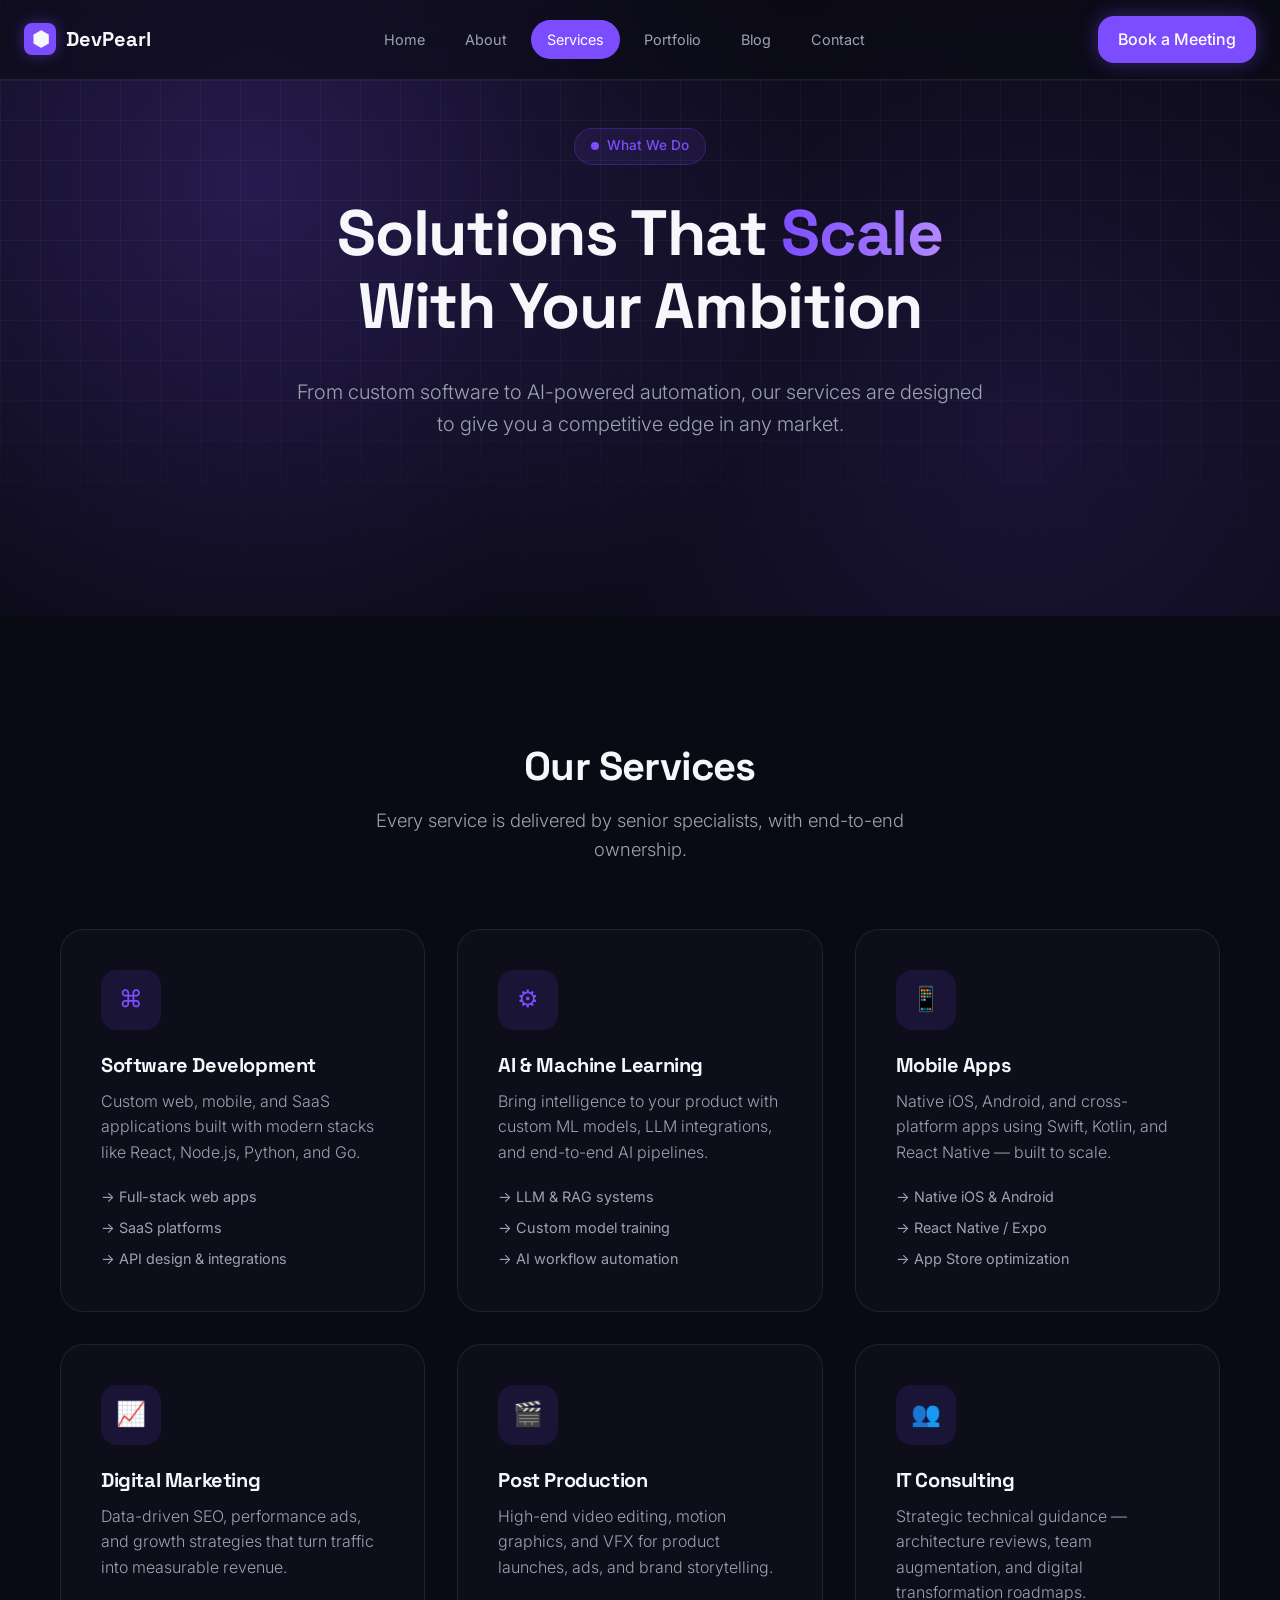
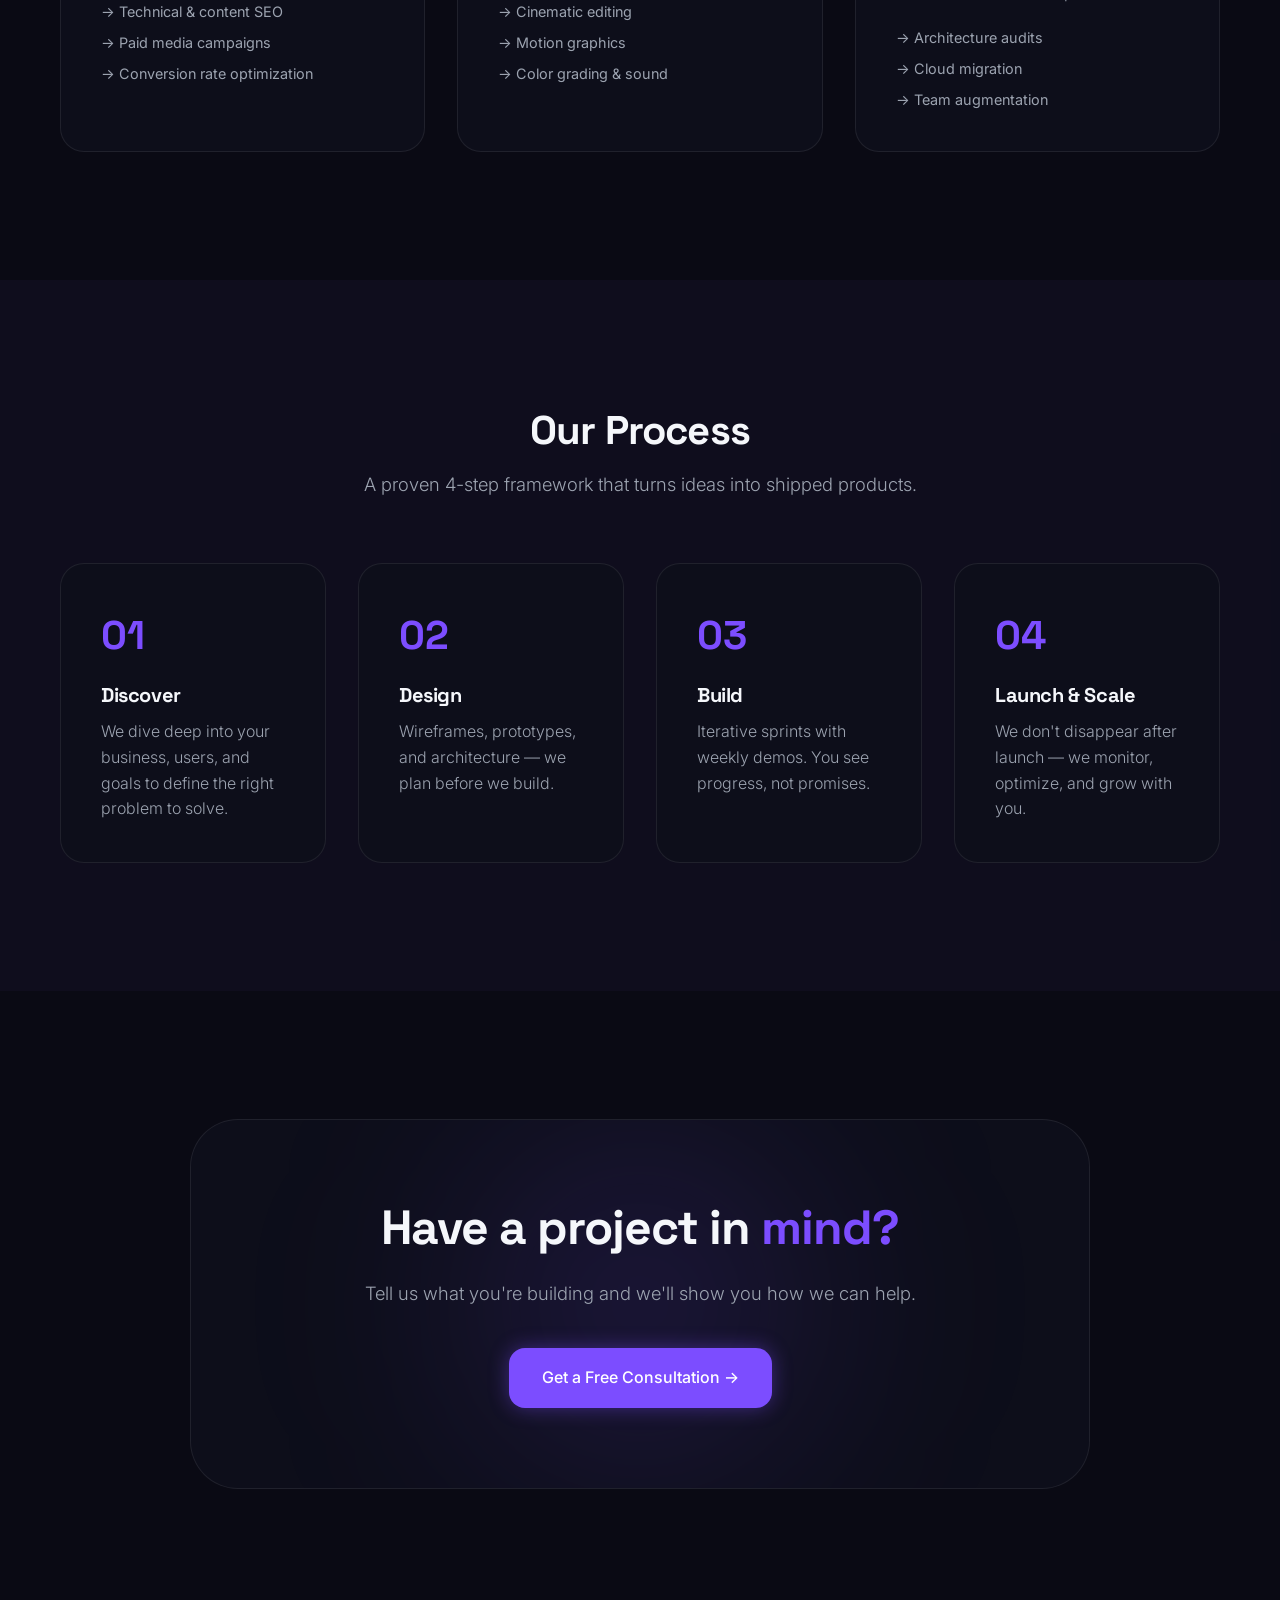
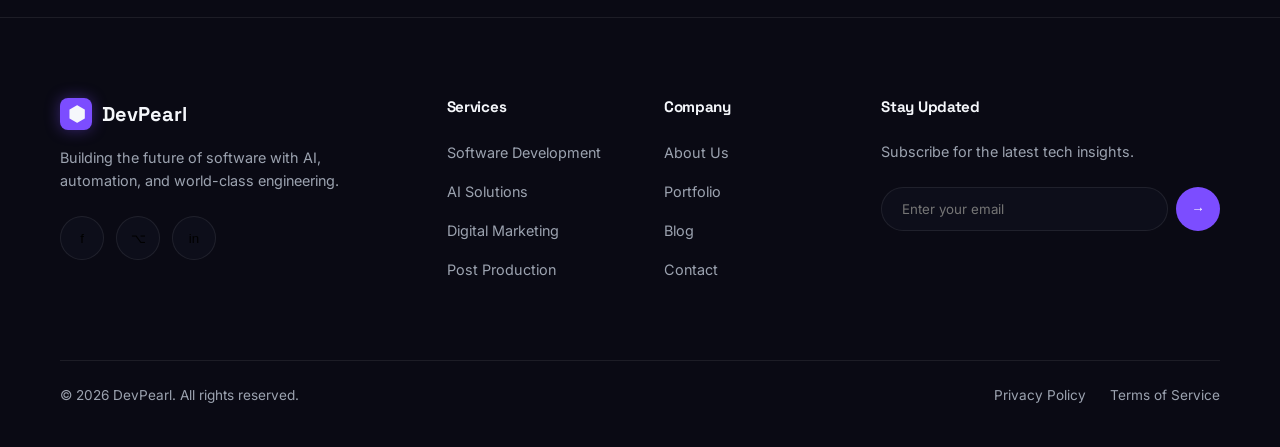
<file: services.html>
<!DOCTYPE html>
<html lang="en">
<head>
  <meta charset="UTF-8" />
  <meta name="viewport" content="width=device-width, initial-scale=1.0" />
  <title>Services — DevelopersHub</title>
  <link rel="stylesheet" href="style.css" />
</head>
<body>

  <!-- Header -->
  <header class="header">
    <div class="header-inner">
      <a href="index.html" class="logo"><span class="logo-mark">⬢</span><span>DevPearl</span></a>
      <nav class="nav">
        <a href="index.html">Home</a>
        <a href="about.html">About</a>
        <a href="services.html" class="active">Services</a>
        <a href="portfolio.html">Portfolio</a>
        <a href="blog.html">Blog</a>
        <a href="contact.html">Contact</a>
      </nav>
      <a href="booking.html" class="btn btn-primary" style="padding: 0.6rem 1.2rem;">Book a Meeting</a>
    </div>
  </header>

  <!-- Hero -->
  <section class="hero" style="min-height: 65vh; padding-top: 8rem;">
    <div class="hero-bg"></div>
    <div class="hero-content">
      <div class="badge"><span class="badge-dot"></span>What We Do</div>
      <h1>Solutions That <span class="gradient-text">Scale</span><br />With Your Ambition</h1>
      <p>From custom software to AI-powered automation, our services are designed to give you a competitive edge in any market.</p>
    </div>
  </section>

  <!-- Services Grid -->
  <section>
    <div class="container">
      <div class="section-title reveal">
        <h2>Our Services</h2>
        <p>Every service is delivered by senior specialists, with end-to-end ownership.</p>
      </div>
      <div class="grid">
        <div class="card reveal">
          <div class="card-icon">⌘</div>
          <h3>Software Development</h3>
          <p>Custom web, mobile, and SaaS applications built with modern stacks like React, Node.js, Python, and Go.</p>
          <ul style="list-style:none;margin-top:1.25rem;color:var(--muted);font-size:0.9rem;">
            <li style="margin-bottom:0.5rem;">→ Full-stack web apps</li>
            <li style="margin-bottom:0.5rem;">→ SaaS platforms</li>
            <li>→ API design &amp; integrations</li>
          </ul>
        </div>
        <div class="card reveal">
          <div class="card-icon">⚙</div>
          <h3>AI &amp; Machine Learning</h3>
          <p>Bring intelligence to your product with custom ML models, LLM integrations, and end-to-end AI pipelines.</p>
          <ul style="list-style:none;margin-top:1.25rem;color:var(--muted);font-size:0.9rem;">
            <li style="margin-bottom:0.5rem;">→ LLM &amp; RAG systems</li>
            <li style="margin-bottom:0.5rem;">→ Custom model training</li>
            <li>→ AI workflow automation</li>
          </ul>
        </div>
        <div class="card reveal">
          <div class="card-icon">📱</div>
          <h3>Mobile Apps</h3>
          <p>Native iOS, Android, and cross-platform apps using Swift, Kotlin, and React Native — built to scale.</p>
          <ul style="list-style:none;margin-top:1.25rem;color:var(--muted);font-size:0.9rem;">
            <li style="margin-bottom:0.5rem;">→ Native iOS &amp; Android</li>
            <li style="margin-bottom:0.5rem;">→ React Native / Expo</li>
            <li>→ App Store optimization</li>
          </ul>
        </div>
        <div class="card reveal">
          <div class="card-icon">📈</div>
          <h3>Digital Marketing</h3>
          <p>Data-driven SEO, performance ads, and growth strategies that turn traffic into measurable revenue.</p>
          <ul style="list-style:none;margin-top:1.25rem;color:var(--muted);font-size:0.9rem;">
            <li style="margin-bottom:0.5rem;">→ Technical &amp; content SEO</li>
            <li style="margin-bottom:0.5rem;">→ Paid media campaigns</li>
            <li>→ Conversion rate optimization</li>
          </ul>
        </div>
        <div class="card reveal">
          <div class="card-icon">🎬</div>
          <h3>Post Production</h3>
          <p>High-end video editing, motion graphics, and VFX for product launches, ads, and brand storytelling.</p>
          <ul style="list-style:none;margin-top:1.25rem;color:var(--muted);font-size:0.9rem;">
            <li style="margin-bottom:0.5rem;">→ Cinematic editing</li>
            <li style="margin-bottom:0.5rem;">→ Motion graphics</li>
            <li>→ Color grading &amp; sound</li>
          </ul>
        </div>
        <div class="card reveal">
          <div class="card-icon">👥</div>
          <h3>IT Consulting</h3>
          <p>Strategic technical guidance — architecture reviews, team augmentation, and digital transformation roadmaps.</p>
          <ul style="list-style:none;margin-top:1.25rem;color:var(--muted);font-size:0.9rem;">
            <li style="margin-bottom:0.5rem;">→ Architecture audits</li>
            <li style="margin-bottom:0.5rem;">→ Cloud migration</li>
            <li>→ Team augmentation</li>
          </ul>
        </div>
      </div>
    </div>
  </section>

  <!-- Process -->
  <section style="background: rgba(124,77,255,0.04);">
    <div class="container">
      <div class="section-title reveal">
        <h2>Our Process</h2>
        <p>A proven 4-step framework that turns ideas into shipped products.</p>
      </div>
      <div class="grid" style="grid-template-columns: repeat(auto-fit, minmax(240px, 1fr));">
        <div class="card reveal">
          <div style="font-family:var(--font-display);font-size:2.5rem;font-weight:700;color:var(--primary);margin-bottom:1rem;">01</div>
          <h3>Discover</h3>
          <p>We dive deep into your business, users, and goals to define the right problem to solve.</p>
        </div>
        <div class="card reveal">
          <div style="font-family:var(--font-display);font-size:2.5rem;font-weight:700;color:var(--primary);margin-bottom:1rem;">02</div>
          <h3>Design</h3>
          <p>Wireframes, prototypes, and architecture — we plan before we build.</p>
        </div>
        <div class="card reveal">
          <div style="font-family:var(--font-display);font-size:2.5rem;font-weight:700;color:var(--primary);margin-bottom:1rem;">03</div>
          <h3>Build</h3>
          <p>Iterative sprints with weekly demos. You see progress, not promises.</p>
        </div>
        <div class="card reveal">
          <div style="font-family:var(--font-display);font-size:2.5rem;font-weight:700;color:var(--primary);margin-bottom:1rem;">04</div>
          <h3>Launch &amp; Scale</h3>
          <p>We don't disappear after launch — we monitor, optimize, and grow with you.</p>
        </div>
      </div>
    </div>
  </section>

  <!-- CTA -->
  <section>
    <div class="container">
      <div class="cta-box reveal">
        <h2>Have a project in <span style="color:var(--primary)">mind?</span></h2>
        <p>Tell us what you're building and we'll show you how we can help.</p>
        <a href="contact.html" class="btn btn-primary" style="position:relative;">Get a Free Consultation →</a>
      </div>
    </div>
  </section>

  <!-- Footer -->
  <footer class="footer">
    <div class="container">
      <div class="footer-grid">
        <div>
          <a href="index.html" class="logo"><span class="logo-mark">⬢</span><span>DevPearl</span></a>
          <p class="desc">Building the future of software with AI, automation, and world-class engineering.</p>
          <div class="socials"><button class="btn-icon">f</button><button class="btn-icon">⌥</button><button class="btn-icon">in</button></div>
        </div>
        <div><h4>Services</h4><ul><li><a href="service.html">Software Development</a></li><li><a href="services.html">AI Solutions</a></li><li><a href="services.html">Digital Marketing</a></li><li><a href="services.html">Post Production</a></li></ul></div>
        <div><h4>Company</h4><ul><li><a href="about.html">About Us</a></li><li><a href="portfolio.html">Portfolio</a></li><li><a href="#">Blog</a></li><li><a href="contact.html">Contact</a></li></ul></div>
        <div><h4>Stay Updated</h4><p class="desc">Subscribe for the latest tech insights.</p><form class="newsletter"><input type="email" placeholder="Enter your email" required /><button type="submit">→</button></form></div>
      </div>
      <div class="footer-bottom">
        <span>© <span id="year"></span> DevPearl. All rights reserved.</span>
        <div class="links"><a href="#">Privacy Policy</a><a href="#">Terms of Service</a></div>
      </div>
    </div>
  </footer>

  <script>document.getElementById('year').textContent = new Date().getFullYear();</script>
  <script src="js"></script>
</body>
</html>
</file>
<file: style.css>
@import url('https://fonts.googleapis.com/css2?family=Inter:wght@300;400;500;600;700&family=Space+Grotesk:wght@400;500;600;700&display=swap');

:root {
  --bg: #0a0a14;
  --card: #0d0e1a;
  --border: rgba(255, 255, 255, 0.08);
  --text: #f5f7fb;
  --muted: #9ca3b0;
  --primary: #7c4dff;
  --primary-glow: rgba(124, 77, 255, 0.4);
  --radius: 1rem;
  --font-sans: 'Inter', sans-serif;
  --font-display: 'Space Grotesk', sans-serif;
}

* { margin: 0; padding: 0; box-sizing: border-box; }

html { scroll-behavior: smooth; }

body {
  font-family: var(--font-sans);
  background: var(--bg);
  color: var(--text);
  line-height: 1.6;
  -webkit-font-smoothing: antialiased;
  overflow-x: hidden;
}

h1, h2, h3, h4, h5, h6 {
  font-family: var(--font-display);
  letter-spacing: -0.02em;
  line-height: 1.15;
}

a { color: inherit; text-decoration: none; transition: color 0.3s; }
a:hover { color: var(--primary); }

img { max-width: 100%; display: block; }

.container { max-width: 1200px; margin: 0 auto; padding: 0 1.5rem; }

/* ===== Buttons ===== */
.btn {
  display: inline-flex;
  align-items: center;
  gap: 0.6rem;
  padding: 1rem 2rem;
  border-radius: 1rem;
  font-weight: 500;
  font-size: 1rem;
  cursor: pointer;
  border: 1px solid transparent;
  transition: all 0.3s;
  text-decoration: none;
}
.btn-primary {
  background: var(--primary);
  color: #fff;
  box-shadow: 0 0 20px var(--primary-glow);
}
.btn-primary:hover {
  transform: translateY(-2px);
  box-shadow: 0 0 30px var(--primary-glow);
  color: #fff;
}
.btn-outline {
  background: rgba(255,255,255,0.03);
  border: 1px solid var(--border);
  color: var(--text);
  backdrop-filter: blur(10px);
}
.btn-outline:hover { border-color: rgba(255,255,255,0.2); background: rgba(255,255,255,0.06); color: var(--text); }

.btn-icon {
  width: 44px; height: 44px;
  display: inline-flex;
  align-items: center; justify-content: center;
  border-radius: 50%;
  background: var(--card);
  border: 1px solid var(--border);
  cursor: pointer;
  transition: all 0.3s;
}
.btn-icon:hover { background: var(--primary); color: #fff; border-color: var(--primary); }

/* ===== Header ===== */
.header {
  position: fixed; top: 0; left: 0; right: 0;
  z-index: 50;
  background: rgba(10,10,20,0.6);
  backdrop-filter: blur(20px);
  border-bottom: 1px solid var(--border);
}
.header-inner {
  display: flex; align-items: center; justify-content: space-between;
  padding: 1rem 1.5rem;
  max-width: 1400px; margin: 0 auto;
}
.logo {
  display: flex; align-items: center; gap: 0.6rem;
  font-family: var(--font-display);
  font-weight: 700; font-size: 1.25rem;
}
.logo-mark {
  width: 32px; height: 32px;
  background: var(--primary);
  border-radius: 8px;
  display: flex; align-items: center; justify-content: center;
  box-shadow: 0 0 15px var(--primary-glow);
}
.nav { display: flex; gap: 0.5rem; }
.nav a {
  padding: 0.5rem 1rem; border-radius: 999px;
  font-size: 0.9rem; color: var(--muted);
  transition: all 0.3s;
}
.nav a:hover, .nav a.active { background: var(--primary); color: #fff; }

/* ===== Sections ===== */
section { padding: 8rem 0; position: relative; }

/* ===== Hero ===== */
.hero {
  min-height: 95vh;
  display: flex; align-items: center; justify-content: center;
  text-align: center;
  position: relative; overflow: hidden;
  padding-top: 6rem;
}
.hero-bg {
  position: absolute; inset: 0; z-index: 0;
  background:
    radial-gradient(circle at 20% 30%, rgba(124,77,255,0.25) 0%, transparent 50%),
    radial-gradient(circle at 80% 70%, rgba(124,77,255,0.15) 0%, transparent 50%),
    linear-gradient(180deg, transparent 0%, var(--bg) 100%);
}
.hero-bg::before {
  content: '';
  position: absolute; inset: 0;
  background-image:
    linear-gradient(rgba(255,255,255,0.04) 1px, transparent 1px),
    linear-gradient(90deg, rgba(255,255,255,0.04) 1px, transparent 1px);
  background-size: 40px 40px;
  mask-image: linear-gradient(to bottom, black 40%, transparent 100%);
}
.hero-content { position: relative; z-index: 1; max-width: 900px; margin: 0 auto; padding: 0 1.5rem; }
.badge {
  display: inline-flex; align-items: center; gap: 0.5rem;
  padding: 0.4rem 1rem;
  border-radius: 999px;
  background: rgba(124,77,255,0.1);
  border: 1px solid rgba(124,77,255,0.25);
  color: var(--primary);
  font-size: 0.85rem; font-weight: 500;
  margin-bottom: 2rem;
}
.badge-dot { width: 8px; height: 8px; background: var(--primary); border-radius: 50%; animation: pulse 2s infinite; }
@keyframes pulse { 0%,100% { opacity: 1; } 50% { opacity: 0.4; } }

.hero h1 {
  font-size: clamp(2.5rem, 6vw, 4rem);
  font-weight: 800;
  margin-bottom: 2rem;
}
.gradient-text {
  background: linear-gradient(90deg, var(--primary), #b388ff);
  -webkit-background-clip: text;
  background-clip: text;
  color: transparent;
}
.hero p {
  font-size: 1.25rem;
  color: var(--muted);
  max-width: 700px; margin: 0 auto 3rem;
  font-weight: 300;
}
.hero-cta { display: flex; gap: 1.25rem; justify-content: center; flex-wrap: wrap; }

/* ===== Card grids ===== */
.section-title { text-align: center; margin-bottom: 4rem; }
.section-title h2 { font-size: clamp(1.8rem, 4vw, 2.5rem); margin-bottom: 1rem; }
.section-title p { color: var(--muted); font-size: 1.15rem; max-width: 600px; margin: 0 auto; font-weight: 300; }

.grid {
  display: grid;
  grid-template-columns: repeat(auto-fit, minmax(300px, 1fr));
  gap: 2rem;
}

.card {
  background: var(--card);
  border: 1px solid var(--border);
  border-radius: 1.5rem;
  padding: 2.5rem;
  transition: all 0.3s;
  position: relative; overflow: hidden;
}
.card:hover {
  transform: translateY(-4px);
  border-color: rgba(124,77,255,0.3);
  box-shadow: 0 10px 40px rgba(0,0,0,0.4);
}
.card-icon {
  width: 60px; height: 60px;
  background: rgba(124,77,255,0.12);
  border-radius: 16px;
  display: flex; align-items: center; justify-content: center;
  margin-bottom: 1.5rem;
  color: var(--primary);
  font-size: 1.5rem;
}
.card h3 { font-size: 1.25rem; margin-bottom: 0.75rem; }
.card p { color: var(--muted); font-weight: 300; }

/* ===== Stats ===== */
.stats {
  display: grid;
  grid-template-columns: repeat(auto-fit, minmax(180px, 1fr));
  gap: 3rem; text-align: center;
}
.stat-num {
  font-family: var(--font-display);
  font-size: clamp(2rem, 4vw, 3rem);
  font-weight: 800;
  background: linear-gradient(135deg, #fff, var(--primary));
  -webkit-background-clip: text;
  background-clip: text;
  color: transparent;
  margin-bottom: 0.5rem;
}
.stat-label { color: var(--muted); font-size: 0.85rem; text-transform: uppercase; letter-spacing: 0.15em; font-weight: 500; }

/* ===== Portfolio grid ===== */
.portfolio-item {
  position: relative; aspect-ratio: 4/3;
  border-radius: 1.5rem; overflow: hidden;
  background: var(--card);
  cursor: pointer;
}
.portfolio-item img { width: 100%; height: 100%; object-fit: cover; transition: transform 0.7s; }
.portfolio-item:hover img { transform: scale(1.08); }
.portfolio-item .overlay {
  position: absolute; inset: 0;
  background: linear-gradient(to top, rgba(10,10,20,0.95), transparent 70%);
  display: flex; flex-direction: column; justify-content: flex-end;
  padding: 2rem;
}
.portfolio-item h3 { font-size: 1.25rem; margin-bottom: 0.25rem; }

/* ===== CTA ===== */
.cta-box {
  background: var(--card);
  border: 1px solid var(--border);
  border-radius: 3rem;
  padding: 5rem 3rem;
  text-align: center;
  max-width: 900px; margin: 0 auto;
  position: relative; overflow: hidden;
}
.cta-box::before {
  content: '';
  position: absolute; top: 50%; left: 50%;
  transform: translate(-50%,-50%);
  width: 600px; height: 600px;
  background: radial-gradient(circle, rgba(124,77,255,0.2), transparent 60%);
  filter: blur(100px);
  pointer-events: none;
}
.cta-box h2 { font-size: clamp(2rem, 4vw, 3rem); margin-bottom: 1.5rem; position: relative; }
.cta-box p { color: var(--muted); font-size: 1.15rem; margin-bottom: 2.5rem; font-weight: 300; position: relative; }

/* ===== Forms ===== */
.form-grid {
  display: grid;
  grid-template-columns: 1fr 1fr;
  gap: 1.5rem;
  margin-bottom: 1.5rem;
}
@media (max-width: 768px) { .form-grid { grid-template-columns: 1fr; } }

.field { display: flex; flex-direction: column; gap: 0.5rem; margin-bottom: 1.5rem; }
.field label { color: var(--muted); font-size: 0.9rem; font-weight: 500; }
.field input, .field textarea {
  background: rgba(255,255,255,0.03);
  border: 1px solid var(--border);
  color: var(--text);
  padding: 1rem 1.25rem;
  border-radius: 0.75rem;
  font-family: inherit; font-size: 1rem;
  transition: all 0.3s;
}
.field input:focus, .field textarea:focus {
  outline: none;
  border-color: var(--primary);
  box-shadow: 0 0 0 3px rgba(124,77,255,0.15);
}
.field textarea { min-height: 160px; resize: vertical; }

.contact-grid { display: grid; grid-template-columns: 2fr 1fr; gap: 2rem; }
@media (max-width: 1000px) { .contact-grid { grid-template-columns: 1fr; } }

.info-card {
  background: rgba(255,255,255,0.02);
  border: 1px solid var(--border);
  border-radius: 2rem;
  padding: 2.5rem;
  margin-bottom: 1.5rem;
}
.info-item { display: flex; gap: 1rem; margin-bottom: 1.75rem; }
.info-item:last-child { margin-bottom: 0; }
.info-icon {
  width: 48px; height: 48px;
  background: rgba(124,77,255,0.12);
  border-radius: 12px;
  display: flex; align-items: center; justify-content: center;
  color: var(--primary);
  flex-shrink: 0;
}
.info-item h4 { font-size: 1rem; margin-bottom: 0.25rem; }
.info-item p { color: var(--muted); font-size: 0.95rem; font-weight: 300; }

/* ===== Map ===== */
.map-wrap {
  position: relative;
  height: 500px;
  border-radius: 3rem;
  overflow: hidden;
  border: 1px solid var(--border);
  margin-top: 4rem;
}
.map-wrap iframe {
  width: 100%; height: 100%; border: 0;
  filter: invert(0.9) hue-rotate(180deg) saturate(0.8) contrast(0.9);
}
.map-card {
  position: absolute; bottom: 1.5rem; left: 1.5rem;
  background: rgba(13,14,26,0.92);
  backdrop-filter: blur(20px);
  border: 1px solid var(--border);
  border-radius: 1rem;
  padding: 1.25rem;
  max-width: 280px;
  display: flex; gap: 0.85rem;
  z-index: 5;
}

/* ===== Footer ===== */
.footer {
  background: var(--bg);
  border-top: 1px solid var(--border);
  padding: 5rem 0 2.5rem;
  position: relative;
}
.footer-grid {
  display: grid;
  grid-template-columns: 2fr 1fr 1fr 2fr;
  gap: 3rem;
  margin-bottom: 4rem;
}
@media (max-width: 768px) { .footer-grid { grid-template-columns: 1fr 1fr; } }
@media (max-width: 500px) { .footer-grid { grid-template-columns: 1fr; } }

.footer h4 { font-size: 0.95rem; margin-bottom: 1.5rem; }
.footer ul { list-style: none; }
.footer ul li { margin-bottom: 0.85rem; }
.footer ul a { color: var(--muted); font-size: 0.9rem; }
.footer .desc { color: var(--muted); font-size: 0.9rem; margin: 1rem 0 1.5rem; }
.footer .socials { display: flex; gap: 0.75rem; }
.newsletter { display: flex; gap: 0.5rem; }
.newsletter input {
  flex: 1;
  background: var(--card);
  border: 1px solid var(--border);
  color: var(--text);
  padding: 0.75rem 1.25rem;
  border-radius: 999px;
  font-family: inherit;
}
.newsletter button {
  width: 44px; height: 44px;
  border-radius: 50%;
  border: none;
  background: var(--primary);
  color: #fff;
  cursor: pointer;
  transition: background 0.3s;
}
.newsletter button:hover { background: #6c3eef; }

.footer-bottom {
  border-top: 1px solid var(--border);
  padding-top: 1.5rem;
  display: flex; justify-content: space-between; flex-wrap: wrap; gap: 1rem;
  color: var(--muted); font-size: 0.85rem;
}
.footer-bottom .links { display: flex; gap: 1.5rem; }

/* ===== Blog Post ===== */
.post-hero {
  height: 60vh;
  position: relative;
  overflow: hidden;
}
.post-hero img { width: 100%; height: 100%; object-fit: cover; }
.post-hero::after {
  content: '';
  position: absolute; inset: 0;
  background: linear-gradient(to top, var(--bg), transparent 60%);
}
.post-content {
  max-width: 800px; margin: -10rem auto 0;
  background: rgba(13,14,26,0.9);
  backdrop-filter: blur(20px);
  border: 1px solid var(--border);
  border-radius: 2.5rem;
  padding: 3rem;
  position: relative; z-index: 5;
}
.post-content h1 { font-size: clamp(2rem, 4vw, 3rem); margin: 1.5rem 0 2rem; }
.post-meta {
  display: flex; justify-content: space-between; align-items: center;
  flex-wrap: wrap; gap: 1.5rem;
  padding-bottom: 1.5rem;
  border-bottom: 1px solid var(--border);
  margin-bottom: 2rem;
  color: var(--muted); font-size: 0.9rem;
}
.author { display: flex; align-items: center; gap: 0.85rem; }
.author-avatar { width: 44px; height: 44px; border-radius: 50%; background: var(--primary); }
.share { display: flex; gap: 0.5rem; align-items: center; }

.post-body p { color: var(--text); opacity: 0.85; margin-bottom: 1.5rem; font-weight: 300; line-height: 1.8; }
.post-body h2 { font-size: 1.75rem; margin: 3rem 0 1rem; }
.post-body blockquote {
  border-left: 4px solid var(--primary);
  background: rgba(124,77,255,0.06);
  padding: 1.5rem 2rem;
  margin: 2rem 0;
  border-radius: 0 1rem 1rem 0;
  font-size: 1.15rem;
}

.back-link { display: inline-flex; align-items: center; gap: 0.4rem; color: var(--muted); font-size: 0.9rem; }

/* ===== Reveal animation ===== */
.reveal { opacity: 0; transform: translateY(30px); transition: all 0.8s cubic-bezier(0.16, 1, 0.3, 1); }
.reveal.visible { opacity: 1; transform: translateY(0); }

/* ===== RESPONSIVE DESIGN ===== */

/* Large screens (1200px ↓) */
@media (max-width: 1200px) {
  .container {
    padding: 0 1.2rem;
  }

  .hero h1 {
    font-size: 3rem;
  }
}

/* Tablets (992px ↓) */
@media (max-width: 992px) {
  .header-inner {
    padding: 1rem;
  }

  .nav {
    display: none; /* hide for mobile menu */
  }

  .hero {
    padding-top: 7rem;
  }

  .hero h1 {
    font-size: 2.5rem;
  }

  .hero p {
    font-size: 1.1rem;
  }

  .grid {
    grid-template-columns: repeat(auto-fit, minmax(250px, 1fr));
  }

  .contact-grid {
    grid-template-columns: 1fr;
  }

  .footer-grid {
    grid-template-columns: 1fr 1fr;
  }
}

/* Mobile (768px ↓) */
@media (max-width: 768px) {
  section {
    padding: 5rem 0;
  }

  .hero {
    min-height: auto;
  }

  .hero h1 {
    font-size: 2.2rem;
  }

  .hero p {
    font-size: 1rem;
  }

  .hero-cta {
    flex-direction: column;
    gap: 1rem;
  }

  .btn {
    width: 100%;
    justify-content: center;
  }

  .grid {
    grid-template-columns: 1fr;
  }

  .stats {
    grid-template-columns: 1fr 1fr;
  }

  .form-grid {
    grid-template-columns: 1fr;
  }

  .cta-box {
    padding: 3rem 1.5rem;
    border-radius: 2rem;
  }

  .post-content {
    padding: 2rem;
    margin-top: -5rem;
  }
}

/* Small Mobile (480px ↓) */
@media (max-width: 480px) {
  .hero h1 {
    font-size: 1.8rem;
  }

  .section-title h2 {
    font-size: 1.6rem;
  }

  .stats {
    grid-template-columns: 1fr;
  }

  .footer-grid {
    grid-template-columns: 1fr;
  }

  .map-wrap {
    height: 300px;
  }
}

/* --- ULTRA PRO RESPONSIVE SYSTEM --- */

/* Standard Container for all screens */
.container {
    width: 100%;
    max-width: 1200px;
    margin: 0 auto;
    padding: 0 20px;
}

/* Base Responsive Rules */
img {
    max-width: 100%;
    height: auto;
    display: block;
}

/* Tablet & Mobile Optimization (Below 1024px) */
@media (max-width: 1024px) {
    .hero h1 { font-size: 3rem; }
    .grid, .footer-grid, .booking-grid {
        grid-template-columns: 1fr 1fr; /* 2 columns for tablets */
        gap: 20px;
    }
}

/* Mobile Portrait (Below 768px) */
@media (max-width: 768px) {
    /* Navbar Adjustment */
    .header-inner {
        flex-direction: column;
        padding: 15px;
        text-align: center;
    }
    
    .nav {
        margin: 15px 0;
        display: flex;
        flex-wrap: wrap;
        justify-content: center;
        gap: 5px;
    }

    .nav a {
        padding: 5px 10px;
        font-size: 0.85rem;
    }

    .header .btn {
        width: 100%;
        text-align: center;
        justify-content: center;
    }

    /* Hero Section Scaling */
    .hero {
        padding: 120px 20px 60px;
        min-height: auto;
    }

    .hero h1 { font-size: 2.2rem; }
    .hero p { font-size: 1rem; }

    /* Stack All Grids to 1 Column */
    .grid, 
    .footer-grid, 
    .booking-grid, 
    .story-grid,
    .form-grid {
        grid-template-columns: 1fr !important;
    }

    /* Fix Stats for Mobile */
    .stats {
        flex-direction: column;
        gap: 30px;
        text-align: center;
    }

    /* Booking Page Fixes */
    .summary-card {
        position: static;
        margin-top: 30px;
    }

    /* Story Section Fix */
    .story-grid img {
        order: -1; /* Image text se upar dikhegi phone par */
    }
}

/* Small Phones (Below 480px) */
@media (max-width: 480px) {
    .hero h1 { font-size: 1.8rem; }
    .badge { font-size: 0.75rem; }
    .card { padding: 1.5rem; }
    
    .footer-bottom {
        flex-direction: column;
        text-align: center;
        gap: 15px;
    }
}

.portfolio-item img, .card img {
    width: 100%;
    height: 250px;
    object-fit: cover; /* Isse image pixelate ya stretch nahi hogi */
    border-radius: 12px;
}
</file>
